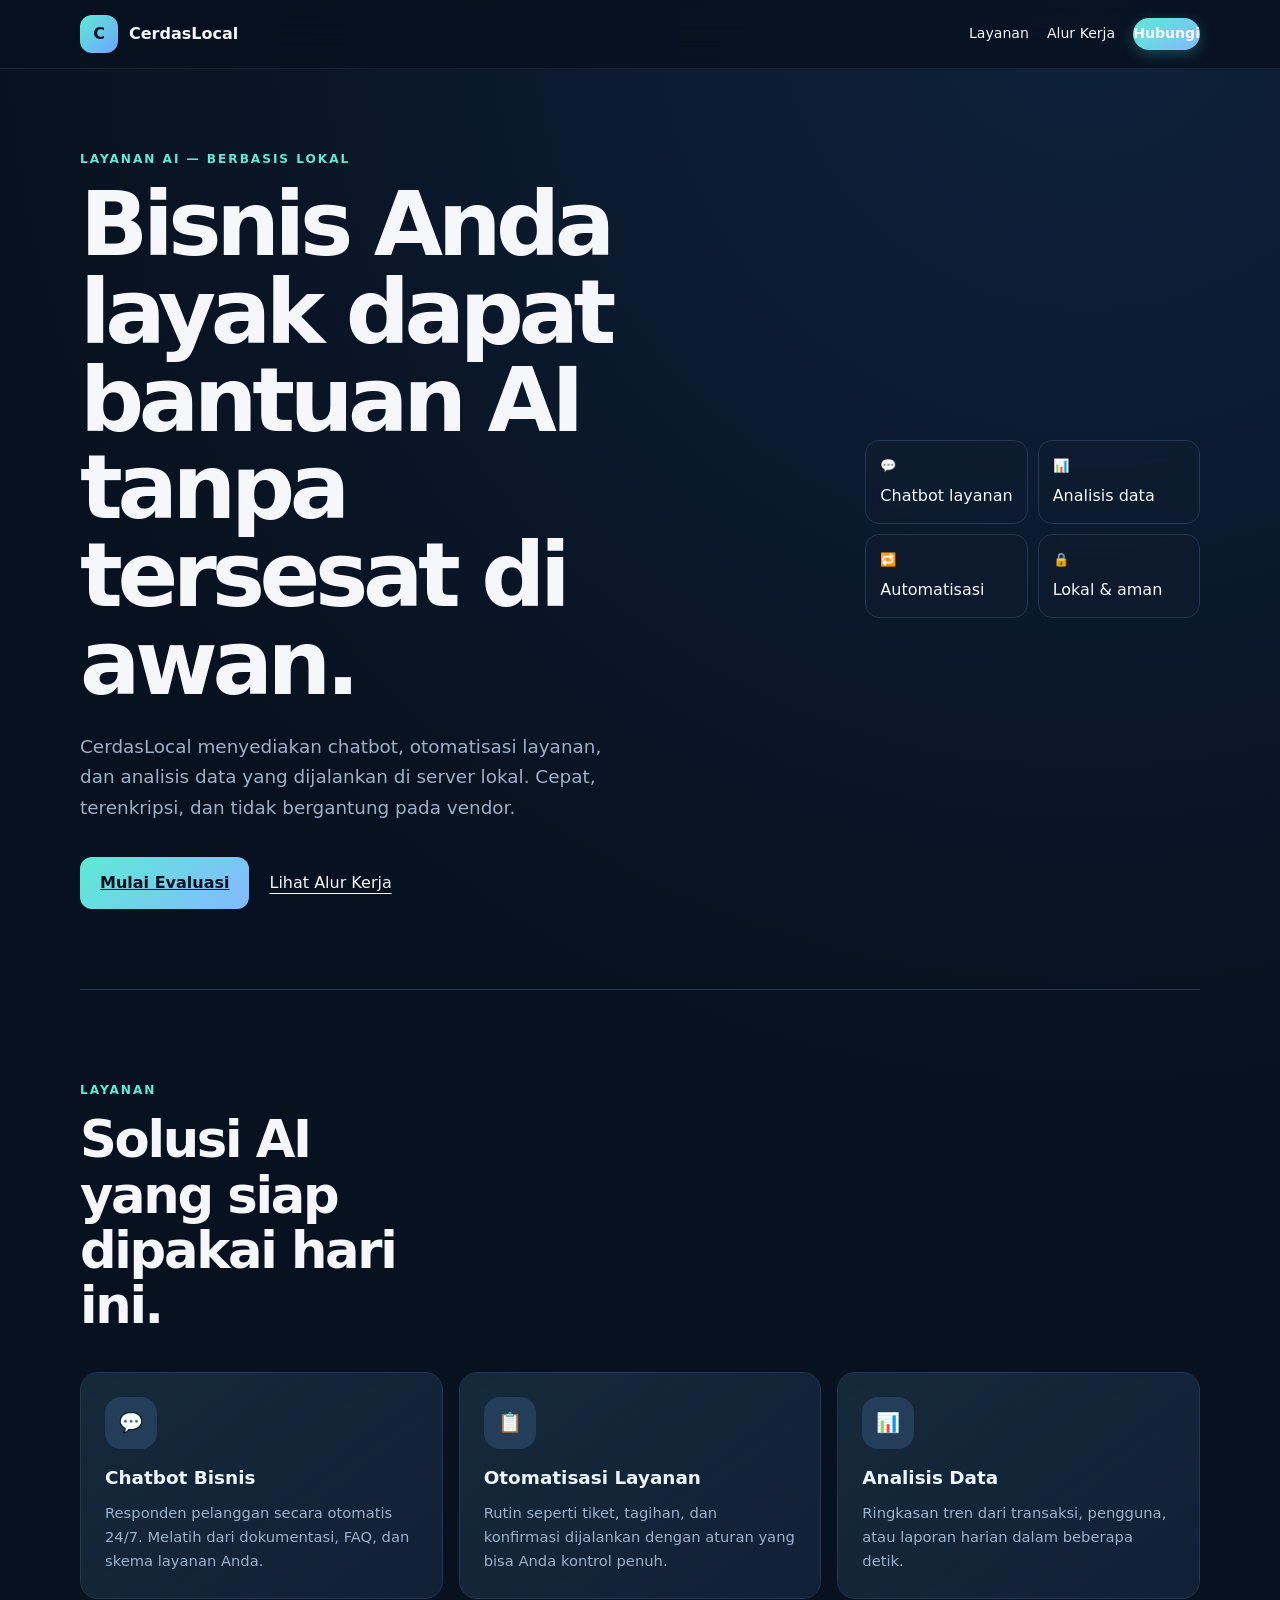
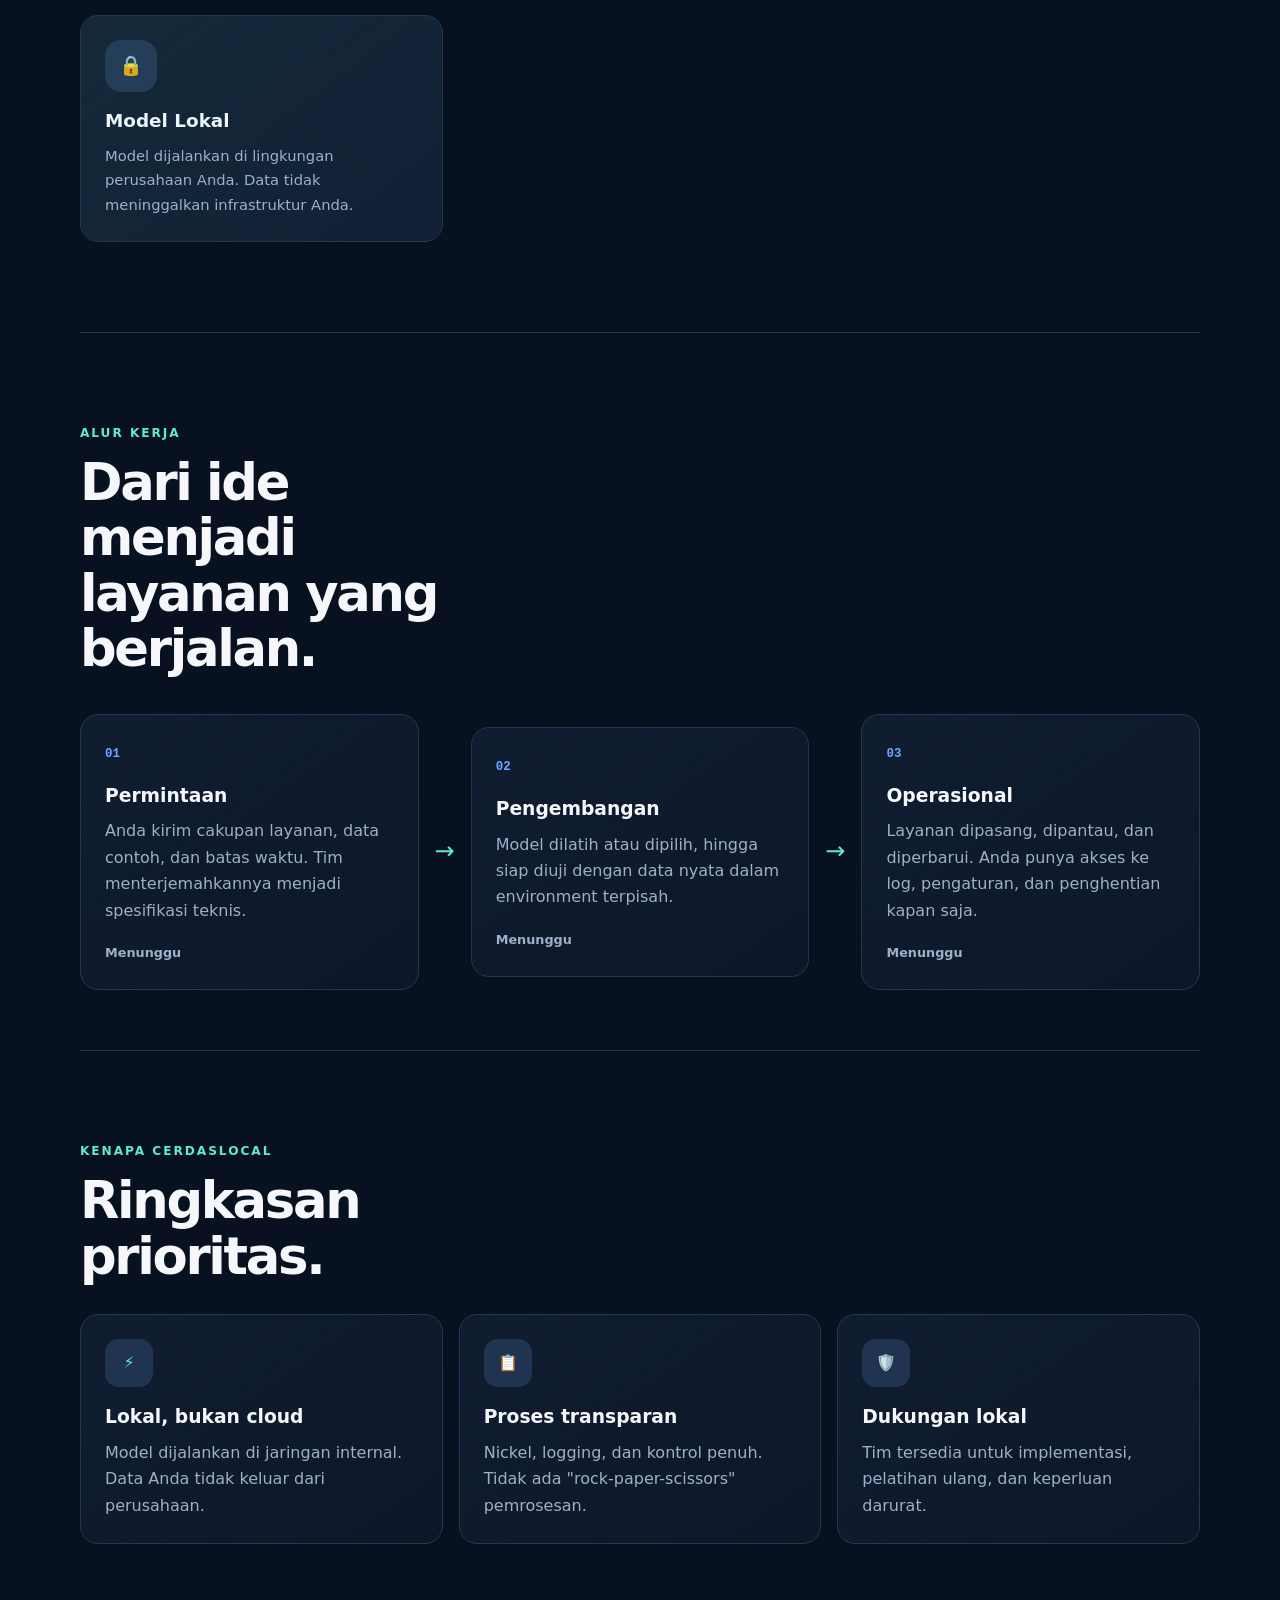
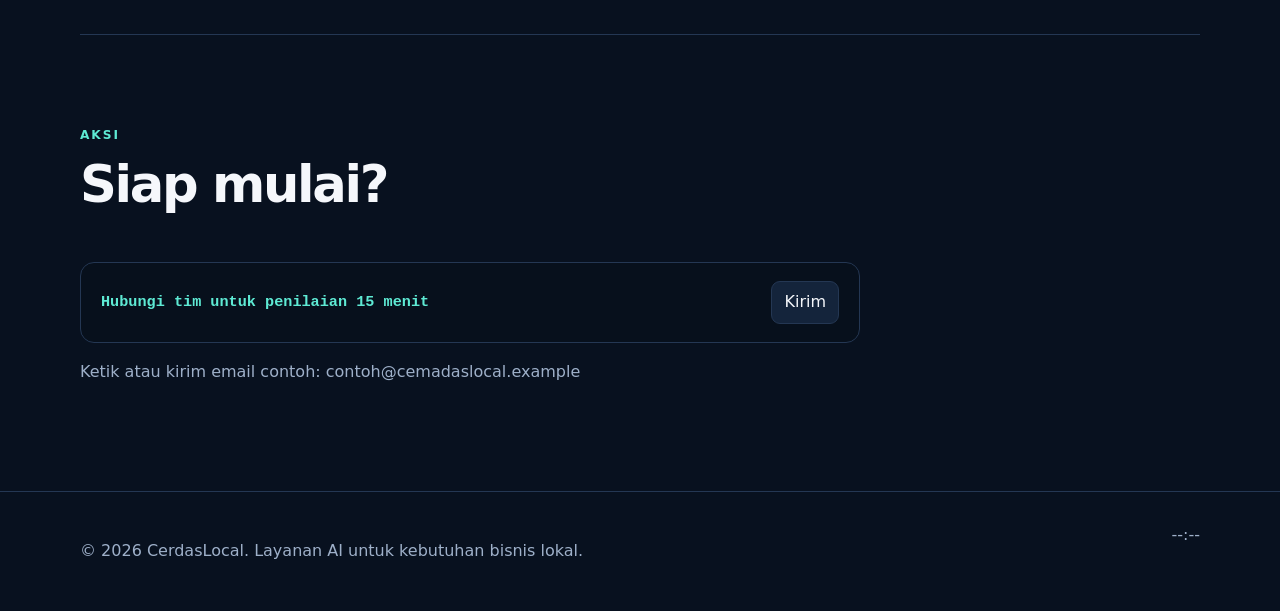
<file: index.html>
<!doctype html>
<html lang="id">
<head>
  <meta charset="utf-8">
  <meta name="viewport" content="width=device-width, initial-scale=1">
  <meta name="theme-color" content="#08111f">
  <title>CerdasLocal — Layanan AI untuk Bisnis Lokal</title>
  <meta name="description" content="Platform AI terbina lokal untuk automatiskan layanan, analisis data, dan chatbot bisnis Anda.">
  <link rel="stylesheet" href="styles.css">
</head>
<body>
  <header class="topbar">
    <a class="brand" href="#top"><span class="brand-mark">C</span><span>CerdasLocal</span></a>
    <nav class="nav-links">
      <a href="#layanan">Layanan</a>
      <a href="#alur">Alur Kerja</a>
      <a class="btn-nav" href="#hubungi">Hubungi</a>
    </nav>
  </header>

  <main id="top">
    <section class="hero">
      <div class="hero-copy">
        <p class="eyebrow">Layanan AI — Berbasis Lokal</p>
        <h1>Bisnis Anda layak dapat bantuan AI tanpa tersesat di awan.</h1>
        <p class="lead">CerdasLocal menyediakan chatbot, otomatisasi layanan, dan analisis data yang dijalankan di server lokal. Cepat, terenkripsi, dan tidak bergantung pada vendor.</p>
        <div class="actions">
          <a class="primary-button" href="#layanan">Mulai Evaluasi</a>
          <a class="text-link" href="#alur">Lihat Alur Kerja</a>
        </div>
      </div>
      <aside class="hero-figure" aria-label="Ilustrasi layanan AI">
        <div class="chip-grid">
          <div class="chip"><span class="chip-icon">💬</span>Chatbot layanan</div>
          <div class="chip"><span class="chip-icon">📊</span>Analisis data</div>
          <div class="chip"><span class="chip-icon">🔁</span>Automatisasi</div>
          <div class="chip"><span class="chip-icon">🔒</span>Lokal & aman</div>
        </div>
      </aside>
    </section>

    <section class="section" id="layanan">
      <div class="section-title">
        <div>
          <p class="eyebrow">Layanan</p>
          <h2>Solusi AI yang siap dipakai hari ini.</h2>
        </div>
      </div>
      <div class="cards">
        <article class="service-card">
          <div class="icon">💬</div>
          <h3>Chatbot Bisnis</h3>
          <p>Responden pelanggan secara otomatis 24/7. Melatih dari dokumentasi, FAQ, dan skema layanan Anda.</p>
        </article>
        <article class="service-card">
          <div class="icon">📋</div>
          <h3>Otomatisasi Layanan</h3>
          <p>Rutin seperti tiket, tagihan, dan konfirmasi dijalankan dengan aturan yang bisa Anda kontrol penuh.</p>
        </article>
        <article class="service-card">
          <div class="icon">📊</div>
          <h3>Analisis Data</h3>
          <p>Ringkasan tren dari transaksi, pengguna, atau laporan harian dalam beberapa detik.</p>
        </article>
        <article class="service-card">
          <div class="icon">🔒</div>
          <h3>Model Lokal</h3>
          <p>Model dijalankan di lingkungan perusahaan Anda. Data tidak meninggalkan infrastruktur Anda.</p>
        </article>
      </div>
    </section>

    <section class="section" id="alur">
      <div class="section-title">
        <div>
          <p class="eyebrow">Alur Kerja</p>
          <h2>Dari ide menjadi layanan yang berjalan.</h2>
        </div>
      </div>
      <div class="pipeline">
        <article data-step="1">
          <span>01</span>
          <h3>Permintaan</h3>
          <p>Anda kirim cakupan layanan, data contoh, dan batas waktu. Tim menterjemahkannya menjadi spesifikasi teknis.</p>
          <b class="status">Menunggu</b>
        </article>
        <i>→</i>
        <article data-step="2">
          <span>02</span>
          <h3>Pengembangan</h3>
          <p>Model dilatih atau dipilih, hingga siap diuji dengan data nyata dalam environment terpisah.</p>
          <b class="status">Menunggu</b>
        </article>
        <i>→</i>
        <article data-step="3">
          <span>03</span>
          <h3>Operasional</h3>
          <p>Layanan dipasang, dipantau, dan diperbarui. Anda punya akses ke log, pengaturan, dan penghentian kapan saja.</p>
          <b class="status">Menunggu</b>
        </article>
      </div>
    </section>

    <section class="section grid-section">
      <div class="section-title">
        <div>
          <p class="eyebrow">Kenapa CerdasLocal</p>
          <h2>Ringkasan prioritas.</h2>
        </div>
      </div>
      <div class="cards">
        <article><div class="icon">⚡</div><h3>Lokal, bukan cloud</h3><p>Model dijalankan di jaringan internal. Data Anda tidak keluar dari perusahaan.</p></article>
        <article><div class="icon">📋</div><h3>Proses transparan</h3><p>Nickel, logging, dan kontrol penuh. Tidak ada "rock-paper-scissors" pemrosesan.</p></article>
        <article><div class="icon">🛡️</div><h3>Dukungan lokal</h3><p>Tim tersedia untuk implementasi, pelatihan ulang, dan keperluan darurat.</p></article>
      </div>
    </section>

    <section class="section command-section" id="hubungi">
      <div class="section-title">
        <div>
          <p class="eyebrow">Aksi</p>
          <h2>Siap mulai?</p>
        </div>
      </div>
      <div class="command">
        <code>Hubungi tim untuk penilaian 15 menit</code>
        <button data-copy="contoh@cemadaslocal.example" type="button">Kirim</button>
      </div>
      <p class="address">Ketik atau kirim email contoh: <em>contoh@cemadaslocal.example</em></p>
    </section>
  </main>

  <footer>
    <p>© 2026 CerdasLocal. Layanan AI untuk kebutuhan bisnis lokal.</p>
    <span id="clock">--:--</span>
  </footer>
  <script src="app.js"></script>
</body>
</html>
</file>
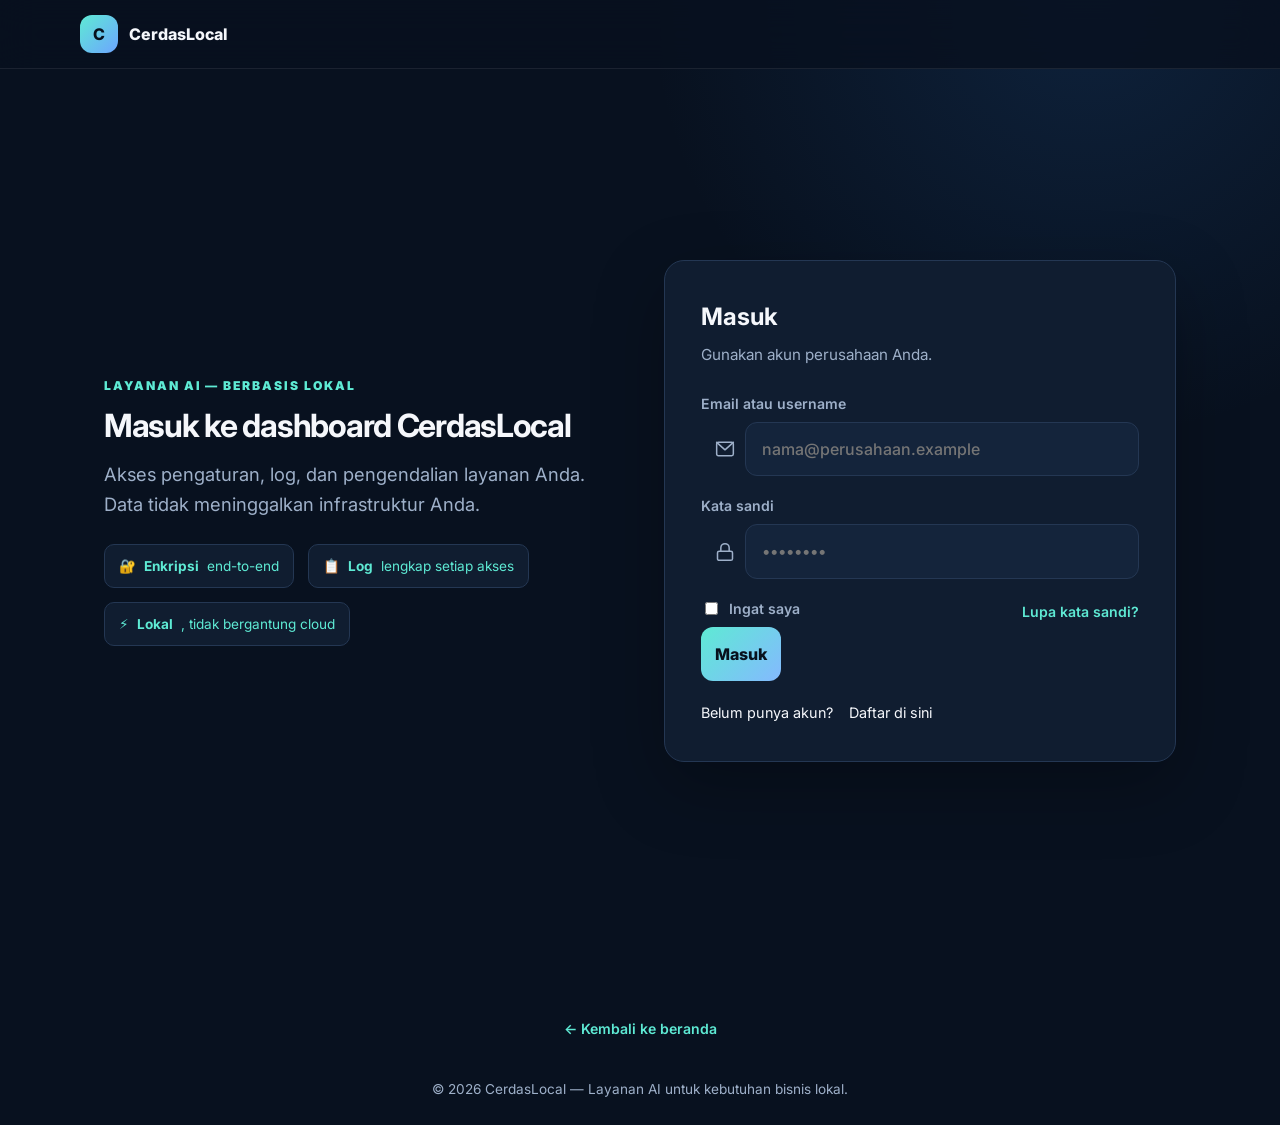
<file: login.html>
<!doctype html>
<html lang="id">
<head>
  <meta charset="utf-8">
  <meta name="viewport" content="width=device-width, initial-scale=1">
  <meta name="description" content="Masuk ke dashboard CerdasLocal — Layanan AI untuk bisnis lokal.">
  <title>Masuk — CerdasLocal</title>
  <link rel="preconnect" href="https://fonts.googleapis.com">
  <link rel="preconnect" href="https://fonts.gstatic.com" crossorigin>
  <link href="https://fonts.googleapis.com/css2?family=Inter:wght@400;500;600;700;800&display=swap" rel="stylesheet">
  <style>
    :root{
      --bg:#08111f;
      --panel:#101d30;
      --panel-2:#14243b;
      --ink:#f5f7fb;
      --muted:#9eb0c9;
      --line:#243753;
      --cyan:#5eead4;
      --blue:#6da5ff;
      --shadow:0 24px 70px rgba(0,0,0,.28);
    }
    *{box-sizing:border-box}
    html{scroll-behavior:smooth}
    body{
      margin:0;
      background:radial-gradient(circle at 85% 0,rgba(35,93,160,.22),transparent 28%),var(--bg);
      color:var(--ink);
      font-family:Inter,system-ui,-apple-system,BlinkMacSystemFont,"Segoe UI",sans-serif;
      line-height:1.65;
      min-height:100vh;
    }
    .brand{
      display:flex;align-items:center;gap:11px;
      color:var(--ink);text-decoration:none;font-weight:800;
    }
    .brand-mark{
      display:grid;place-items:center;width:38px;height:38px;border-radius:12px;
      background:linear-gradient(135deg,var(--cyan),var(--blue));color:#07111e;
    }
    .topbar{
      position:sticky;top:0;z-index:10;
      display:flex;align-items:center;justify-content:space-between;
      padding:15px max(24px,calc((100vw - 1120px)/2));
      border-bottom:1px solid rgba(255,255,255,.08);
      background:rgba(8,17,31,.82);backdrop-filter:blur(18px);
    }
    main{width:min(1120px,calc(100% - 36px));margin:auto}
    .container{
      display:grid;grid-template-columns:1fr 1fr;gap:48px;
      align-items:center;min-height:100vh;padding:64px 24px 80px;
    }
    .login-copy h1{
      margin:0 0 16px;fontsize:2.4rem;line-height:1.1;letter-spacing:-.04em;
    }
    .login-copy p{margin:0 0 24px;color:var(--muted)}
    .login-copy .steps{display:flex;gap:14px;flex-wrap:wrap;margin-top:24px}
    .login-copy .steps span{
      display:inline-flex;align-items:center;gap:8px;
      background:var(--panel);border:1px solid var(--line);border-radius:10px;
      padding:10px 14px;font-size:.85rem;color:var(--cyan);
    }
    .login-form{background:var(--panel);border:1px solid var(--line);border-radius:20px;padding:36px;box-shadow:var(--shadow)}
    .login-form h2{margin:0 0 6px;font-size:1.5rem}
    .login-form .subtitle{margin:0 0 24px;color:var(--muted);font-size:.95rem}
    .field{margin-bottom:18px}
    .field label{display:block;margin-bottom:7px;font-size:.88rem;color:var(--muted);font-weight:600}
    .field input{
      width:100%;padding:13px 16px;border-radius:12px;
      background:var(--panel-2);border:1px solid var(--line);color:var(--ink);
      font:inherit;font-weight:500;
    }
    .field input:focus{outline:none;border-color:var(--cyan);box-shadow:0 0 0 3px rgba(94,234,212,.15)}
    .field .icon{
      position:relative;display:flex;align-items:center;
      padding-left:44px;
    }
    .field .icon svg{position:absolute;left:14px;top:50%;transform:translateY(-50%);width:20px;height:20px;color:var(--muted)}
    .row{display:flex;gap:14px;align-items:center}
    .row .field{flex:1}
    .remember{
      display:flex;gap:8px;align-items:center;color:var(--muted);font-size:.88rem;
      cursor:pointer;
    }
    .remember input{margin:0}
    .forgot{margin-left:auto;color:var(--cyan);text-decoration:none;font-size:.88rem;font-weight:600}
    .btn-submit{
      width:100;padding:14px;border:0;border-radius:12px;
      background:linear-gradient(135deg,var(--cyan),#84b9ff);
      color:#07111e;font:inherit;font-weight:800;
    }
    .btn-submit:hover{transform:translateY(-1px);filter:drop-shadow(0 8px 16px rgba(94,234,212,.35))}
    .btn-submit:active{transform:translateY(0)}
    .auth-links{display:flex;gap:16px;align-items:center;margin-top:20px;font-size:.9rem}
    .auth-links a{color:var(--ink);text-decoration:none}
    .auth-links a:hover{color:var(--cyan)}
    .switch{margin-top:20px;text-align:center;color:var(--muted);font-size:.88rem}
    .switch a{color:var(--cyan);text-decoration:none;font-weight:600}
    .switch a:hover{text-decoration:underline}
    .error{display:none;margin-top:14px;padding:12px 14px;border-radius:10px;background:rgba(239,68,68,.12);border:1px solid rgba(239,68,68,.35);color:#fca5a5;font-size:.88rem}
    .error.show{display:block}
    @media (max-width:820px){
      .container{grid-template-columns:1fr;gap:32px;padding-top:40px}
      .login-form{padding:28px}
      .login-copy h1{font-size:1.9rem}
    }
    @media (max-width:480px){
      .login-form{padding:22px}
      .login-copy h1{font-size:1.6rem}
    }
  </style>
</head>
<body>
  <header class="topbar">
    <a class="brand" href="/"><span class="brand-mark">C</span><span>CerdasLocal</span></a>
    <nav class="nav-links" style="display:none"></nav>
  </header>

  <main>
    <div class="container">
      <!-- Kolom kiri: saluran -->
      <div class="login-copy">
        <p class="eyebrow" style="color:var(--cyan);font-size:.76rem;font-weight:900;letter-spacing:.16em;text-transform:uppercase;margin:0 0 12px">Layanan AI — Berbasis Lokal</p>
        <h1>Masuk ke dashboard CerdasLocal</h1>
        <p class="lead" style="margin-top:0;font-size:1.15rem">Akses pengaturan, log, dan pengendalian layanan Anda. Data tidak meninggalkan infrastruktur Anda.</p>
        <div class="steps">
          <span>🔐 <strong>Enkripsi</strong> end-to-end</span>
          <span>📋 <strong>Log</strong> lengkap setiap akses</span>
          <span>⚡ <strong>Lokal</strong>, tidak bergantung cloud</span>
        </div>
      </div>

      <!-- Kolom kanan: form -->
      <div class="login-form">
        <h2>Masuk</h2>
        <p class="subtitle">Gunakan akun perusahaan Anda.</p>

        <div class="error" id="error"></div>

        <form id="loginForm" novalidate>
          <div class="field">
            <label for="email">Email atau username</label>
            <div class="icon">
              <svg viewBox="0 0 24 24" fill="none" stroke="currentColor" stroke-width="1.8" stroke-linecap="round" stroke-linejoin="round">
                <rect x="2" y="4" width="20" height="16" rx="2"/>
                <path d="M22 4L12 13 2 4"/>
              </svg>
              <input id="email" name="email" type="email" autocomplete="username" required placeholder="nama@perusahaan.example">
            </div>
          </div>

          <div class="field">
            <label for="password">Kata sandi</label>
            <div class="icon">
              <svg viewBox="0 0 24 24" fill="none" stroke="currentColor" stroke-width="1.8" stroke-linecap="round" stroke-linejoin="round">
                <rect x="3" y="11" width="18" height="11" rx="2"/>
                <path d="M7 11V7a5 5 0 0110 0v4"/>
              </svg>
              <input id="password" name="password" type="password" autocomplete="current-password" required placeholder="••••••••">
            </div>
          </div>

          <div class="row">
            <div class="field" style="margin-bottom:0">
              <label for="remember" style="display:flex;gap:8px;align-items:center">
                <input id="remember" name="remember" type="checkbox" value="1" style="width:auto">
                <span>Ingat saya</span>
              </label>
            </div>
            <a class="forgot" href="#lupa">Lupa kata sandi?</a>
          </div>

          <button class="btn-submit" type="submit" id="submit">Masuk</button>
        </form>

        <div class="auth-links">
          <span>Belum punya akun?</span>
          <a href="#daftar">Daftar di sini</a>
        </div>
      </div>
    </div>

    <p class="switch" style="text-align:center;margin-top:48px;color:var(--muted)">
      <a href="#top">← Kembali ke beranda</a>
    </p>
  </main>

  <footer style="text-align:center;padding:24px;color:var(--muted);font-size:.85rem">
    © 2026 CerdasLocal — Layanan AI untuk kebutuhan bisnis lokal.
  </footer>

  <script>
    const form = document.getElementById("loginForm");
    const errorBox = document.getElementById("error");

    function showError(msg) {
      errorBox.textContent = msg;
      errorBox.classList.add("show");
    }

    function clearError() {
      errorBox.classList.remove("show");
      errorBox.textContent = "";
    }

    form.addEventListener("submit", async (e) => {
      e.preventDefault();
      clearError();

      const email = document.getElementById("email").value.trim();
      const password = document.getElementById("password").value;
      const remember = document.getElementById("remember").checked;

      // Validasi sederhana (tanpa menyerahkan data ke server)
      if (!email || !password) {
        showError("Email dan kata sandi wajib diisi.");
        return;
      }

      if (!/^[^\s@]+@[^\s@]+\.[^\s@]+$/.test(email)) {
        showError("Format email tidak valid.");
        return;
      }

      const btn = document.getElementById("submit");
      btn.disabled = true;
      btn.textContent = "Memproses…";

      try {
        // Ganti dengan endpoint autentikasi perusahaan Anda.
        const res = await fetch("/api/login", {
          method: "POST",
          headers: { "Content-Type": "application/json" },
          body: JSON.stringify({ email, password, remember }),
        });

        const data = await res.json().catch(() => ({}));

        if (!res.ok) {
          throw new Error(data.error || "Gagal masuk. Periksa kembali kredensial Anda.");
        }

        // Simulasi simpan token — ganti dengan proses login yang sebenarnya.
        localStorage.setItem("cl_token", data.token || "demo-token");
        localStorage.setItem("cl_email", email);

        // Arahkan ke dashboard.
        window.location.href = "/dashboard";
      } catch (err) {
        showError(err.message || "Koneksi gagal. Coba lagi nanti.");
      } finally {
        btn.disabled = false;
        btn.textContent = "Masuk";
      }
    });
  </script>
</body>
</html>
</file>
<file: styles.css>
:root{--bg:#08111f;--panel:#101d30;--panel-2:#14243b;--ink:#f5f7fb;--muted:#9eb0c9;--line:#243753;--cyan:#5eead4;--blue:#6da5ff;--shadow:0 24px 70px rgba(0,0,0,.28);font-family:Inter,ui-sans-serif,system-ui,-apple-system,BlinkMacSystemFont,"Segoe UI",sans-serif;color:var(--ink);background:var(--bg);font-synthesis:none}*{box-sizing:border-box}html{scroll-behavior:smooth}body{margin:0;background:radial-gradient(circle at 85% 0,rgba(35,93,160,.22),transparent 28%),var(--bg);line-height:1.65}.topbar{position:sticky;top:0;z-index:10;display:flex;align-items:center;justify-content:space-between;padding:15px max(24px,calc((100vw - 1120px)/2));border-bottom:1px solid rgba(255,255,255,.08);background:rgba(8,17,31,.82);backdrop-filter:blur(18px)}.brand{display:flex;align-items:center;gap:11px;color:var(--ink);text-decoration:none;font-weight:800}.brand-mark{display:grid;place-items:center;width:38px;height:38px;border-radius:12px;background:linear-gradient(135deg,var(--cyan),var(--blue));color:#07111e}.ghost-button,.primary-button,.command button{font:inherit;cursor:pointer}.ghost-button{padding:8px 14px;border:1px solid var(--line);border-radius:999px;background:transparent;color:var(--ink)}main{width:min(1120px,calc(100% - 36px));margin:auto}.hero{display:grid;grid-template-columns:1.05fr .95fr;align-items:center;gap:52px;min-height:680px;padding:80px 0}.eyebrow,.section-title p{margin:0 0 12px;color:var(--cyan);font-size:.76rem;font-weight:900;letter-spacing:.16em;text-transform:uppercase}.hero h1{max-width:680px;margin:0;font-size:clamp(3rem,7vw,5.8rem);line-height:.98;letter-spacing:-.06em}.lead{max-width:650px;margin:24px 0 0;color:var(--muted);font-size:1.15rem}.actions{display:flex;align-items:center;gap:20px;margin-top:34px}.primary-button{padding:13px 20px;border:0;border-radius:12px;background:linear-gradient(135deg,var(--cyan),#84b9ff);color:#07111e;font-weight:850}.text-link{color:var(--ink);text-underline-offset:5px}.terminal{overflow:hidden;border:1px solid var(--line);border-radius:20px;background:#07101c;box-shadow:var(--shadow);transform:rotate(1.3deg)}.terminal-head{display:flex;align-items:center;gap:7px;padding:13px 16px;border-bottom:1px solid var(--line);background:#0d1928}.terminal-head span{width:10px;height:10px;border-radius:50%;background:#fb7185}.terminal-head span:nth-child(2){background:#fbbf24}.terminal-head span:nth-child(3){background:#4ade80}.terminal-head b{margin-left:auto;color:var(--muted);font-size:.72rem}.terminal pre{margin:0;padding:24px;overflow:auto;white-space:pre-wrap;color:#dbe8f7;font:500 .9rem/1.7 "SFMono-Regular",Consolas,monospace}.prompt{color:var(--cyan)}.dim{color:#7589a5}.ok{color:#4ade80}.section{padding:90px 0;border-top:1px solid var(--line)}.section-title{display:grid;grid-template-columns:1fr 2fr;align-items:end;margin-bottom:38px}.section-title h2{margin:0;font-size:clamp(2rem,4vw,3.5rem);line-height:1.08;letter-spacing:-.045em}.pipeline{display:grid;grid-template-columns:1fr auto 1fr auto 1fr;align-items:center;gap:16px}.pipeline article,.cards article{padding:24px;border:1px solid var(--line);border-radius:18px;background:linear-gradient(145deg,var(--panel),rgba(16,29,48,.55))}.pipeline article.active{border-color:var(--cyan);box-shadow:0 0 0 3px rgba(94,234,212,.12)}.pipeline article.done{border-color:#4ade80}.pipeline span{color:var(--blue);font:800 .78rem/1 monospace}.pipeline h3,.cards h3{margin:15px 0 7px}.pipeline p,.cards p{margin:0;color:var(--muted)}.pipeline>i{color:var(--cyan);font-style:normal;font-size:1.5rem}.status{display:inline-block;margin-top:18px;color:var(--muted);font-size:.8rem}.active .status{color:var(--cyan)}.done .status{color:#4ade80}.cards{display:grid;grid-template-columns:repeat(3,1fr);gap:16px}.icon{display:grid;place-items:center;width:48px;height:48px;border-radius:14px;background:#203451;color:var(--cyan);font-weight:900}.command{display:flex;align-items:center;justify-content:space-between;gap:20px;max-width:780px;padding:18px 20px;border:1px solid var(--line);border-radius:14px;background:#07101c}.command code{overflow:auto;color:var(--cyan);font:600 .95rem/1.4 monospace}.command button{padding:7px 12px;border:1px solid var(--line);border-radius:9px;background:var(--panel-2);color:var(--ink)}.address{color:var(--muted)}footer{display:flex;justify-content:space-between;padding:30px max(24px,calc((100vw - 1120px)/2));border-top:1px solid var(--line);color:var(--muted)}body.light{--bg:#eef3f8;--panel:#fff;--panel-2:#e2eaf3;--ink:#122033;--muted:#5c6f87;--line:#ccd8e5;--shadow:0 24px 60px rgba(25,51,81,.13);background:radial-gradient(circle at 85% 0,rgba(70,130,210,.15),transparent 28%),var(--bg)}body.light .topbar{background:rgba(238,243,248,.88)}body.light .terminal,body.light .command{background:#142033}body.light .terminal .prompt,body.light .command code{color:#6ee7d7}@media(max-width:820px){.hero{grid-template-columns:1fr;min-height:auto;padding:70px 0}.terminal{transform:none}.section-title{grid-template-columns:1fr}.pipeline{grid-template-columns:1fr}.pipeline>i{transform:rotate(90deg);justify-self:center}.cards{grid-template-columns:1fr}}@media(max-width:520px){main{width:min(100% - 28px,1120px)}.topbar{padding:13px 14px}.brand span:last-child{display:none}.hero{padding:52px 0}.hero h1{font-size:2.8rem}.actions{align-items:flex-start;flex-direction:column}.terminal pre{font-size:.78rem}.section{padding:65px 0}.command{align-items:flex-start;flex-direction:column}footer{padding:24px 14px}}

.nav-links{display:flex;align-items:center;gap:18px;font-size:.88rem}.nav-links a{color:var(--ink);text-decoration:none;position:relative;padding:4px 0;transition:color .15s}.nav-links a::after{content:"";position:absolute;left:0;bottom:-3px;height:2px;width:0;background:linear-gradient(90deg,var(--cyan),var(--blue));transition:width .15s}.nav-links a:hover{color:var(--cyan);transition:color .15s}.nav-links a:hover::after{width:100%}.btn-nav{background:linear-gradient(135deg,var(--cyan),#84b9ff);color:#07111e;padding:8px 14px;border-radius:999px;border:0;font-weight:800;box-shadow:0 4px 14px rgba(94,234,212,.25)}.hero-figure{margin-left:auto;display:flex;flex-direction:column;gap:12px}.chip-grid{display:grid;grid-template-columns:1fr 1fr;gap:10px}.chip{background:rgba(16,29,48,.5);border:1px solid var(--line);border-radius:14px;padding:14px;backdrop-filter:blur(8px)}.chip-icon{display:block;font-size:1.3rem;margin-bottom:6px}.chip span{font-size:.82rem;color:var(--muted)}.service-card{border-radius:18px;background:linear-gradient(145deg,var(--panel),rgba(16,29,48,.55));border:1px solid var(--line);padding:24px;position:relative;overflow:hidden;transition:transform .15s, box-shadow .15s}.service-card::before{content:"";position:absolute;inset:0;border-radius:18px;background:linear-gradient(135deg,rgba(94,234,212,.06),rgba(109,165,255,.06));pointer-events:none}.service-card:hover{transform:translateY(-4px);box-shadow:0 16px 40px rgba(0,0,0,.22)}.service-card .icon{width:52px;height:52px;border-radius:16px;background:#203451;color:var(--cyan);font-size:1.2rem;display:grid;place-items:center;margin-bottom:14px}.service-card h3{margin:0 0 8px;font-size:1.15rem}.service-card p{margin:0;color:var(--muted);font-size:.92rem}.grid-section{margin-top:-30px}.grid-section .section-title{margin-bottom:30px}@media(max-width:820px){.hero{grid-template-columns:1fr;min-height:auto;padding:70px 0}.hero-figure{margin-left:0}.chip-grid{grid-template-columns:1fr}.nav-links{display:none}.hero h1{font-size:2.8rem}}.section{padding:90px 0;border-top:1px solid var(--line)}.section:first-of-type{border-top:0}.section:last-of-type{border-bottom:0}}
</file>
